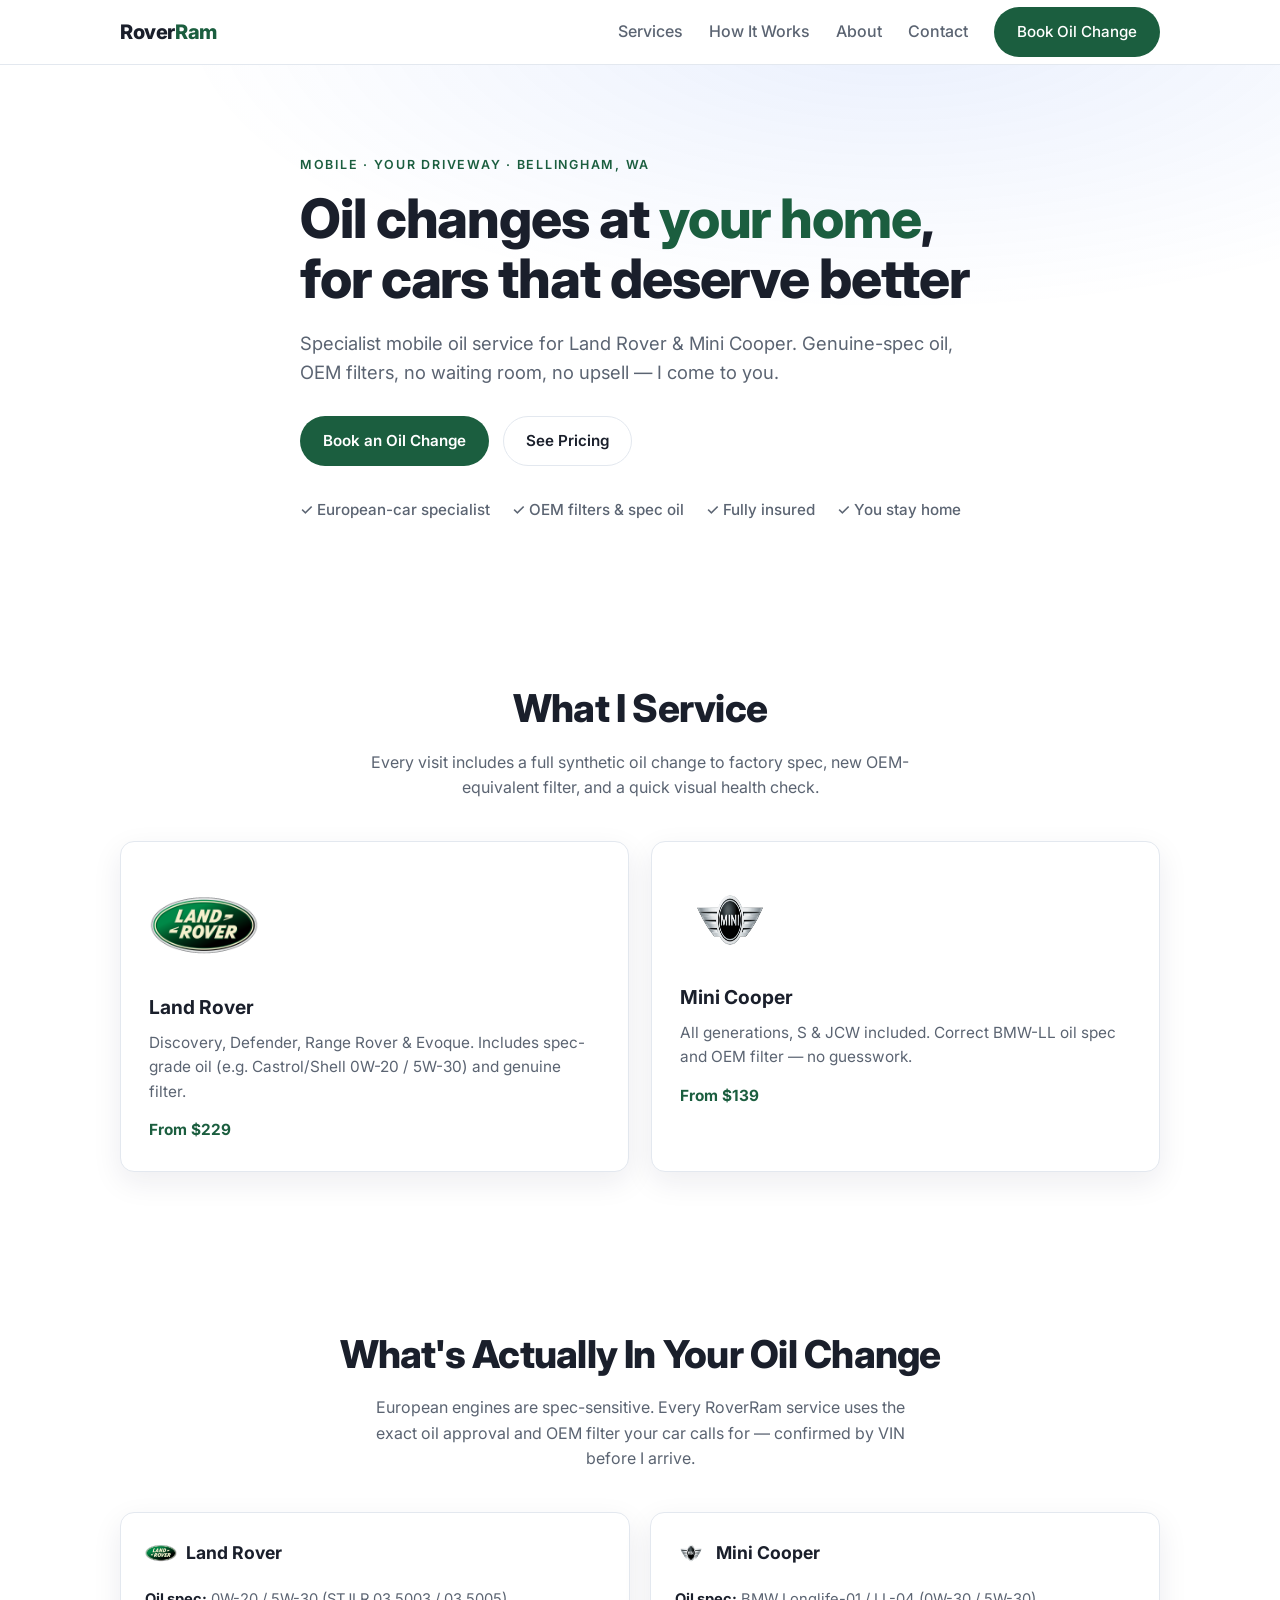
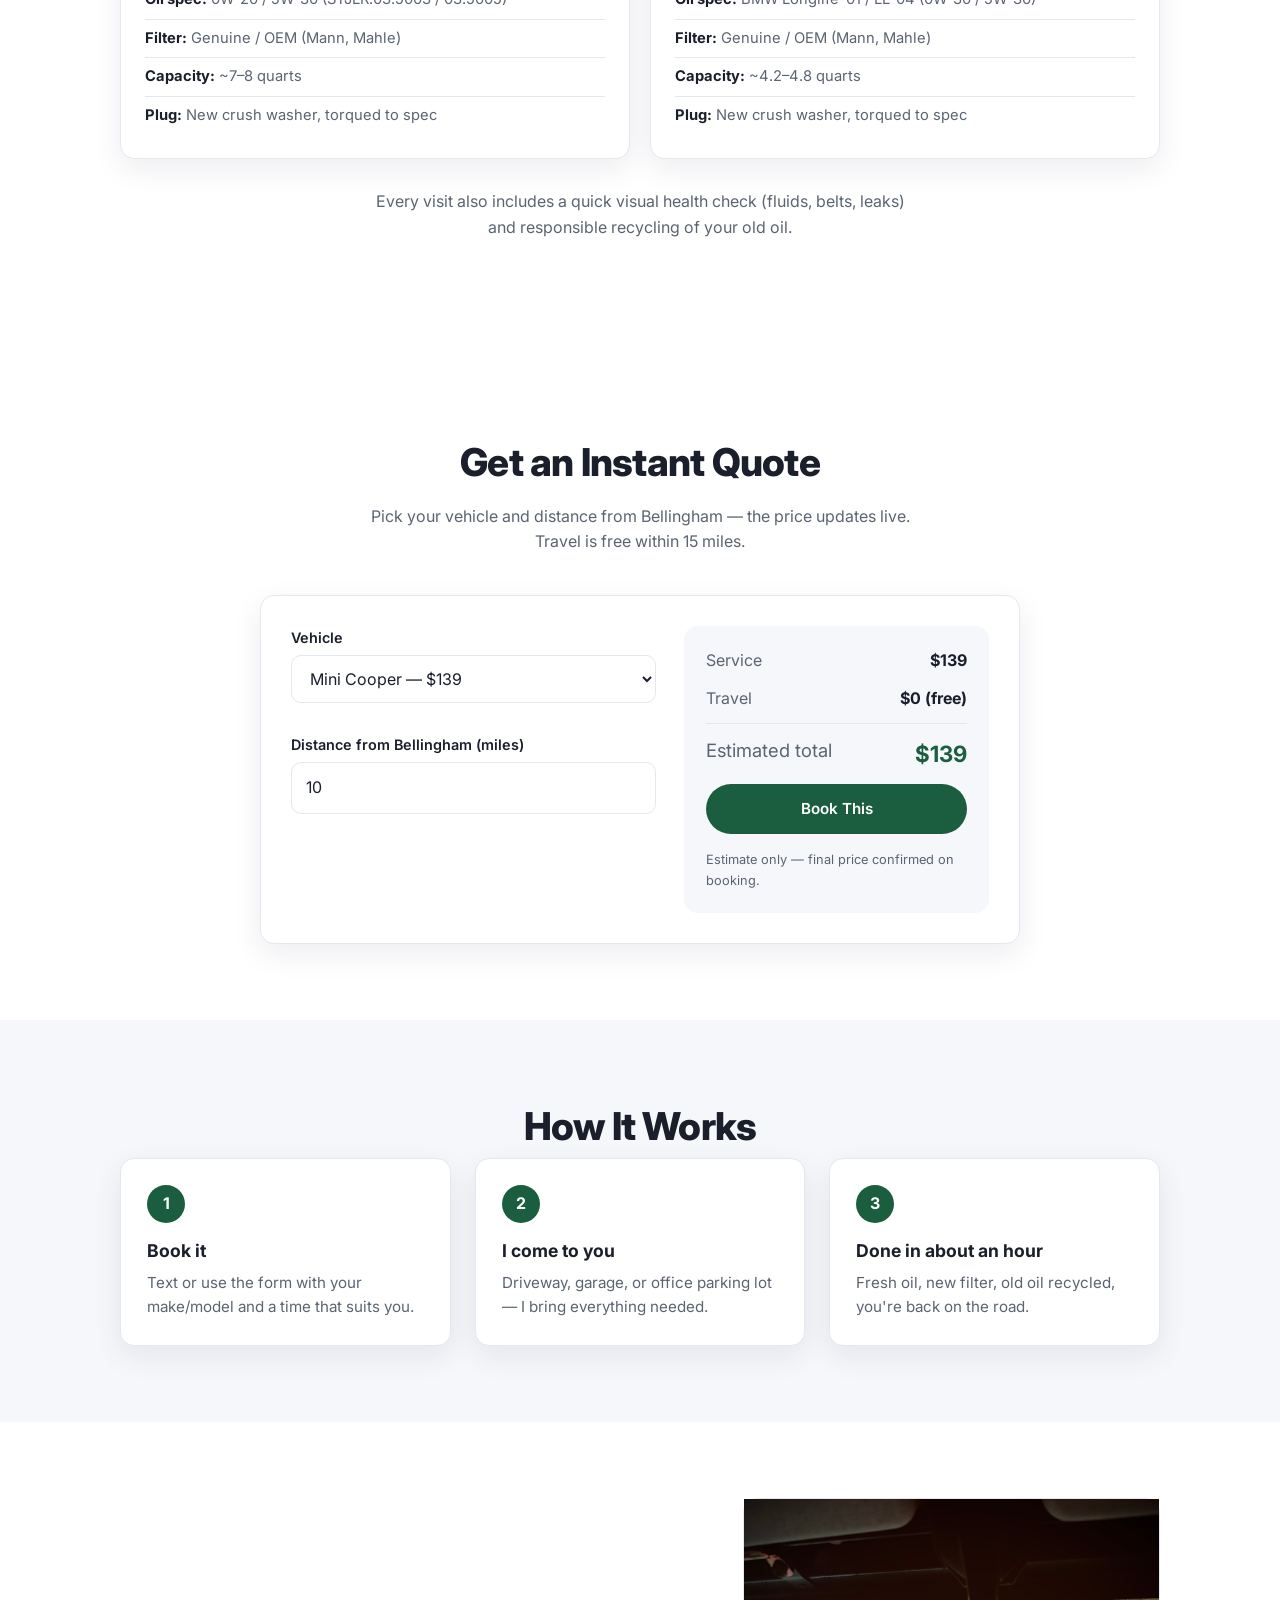
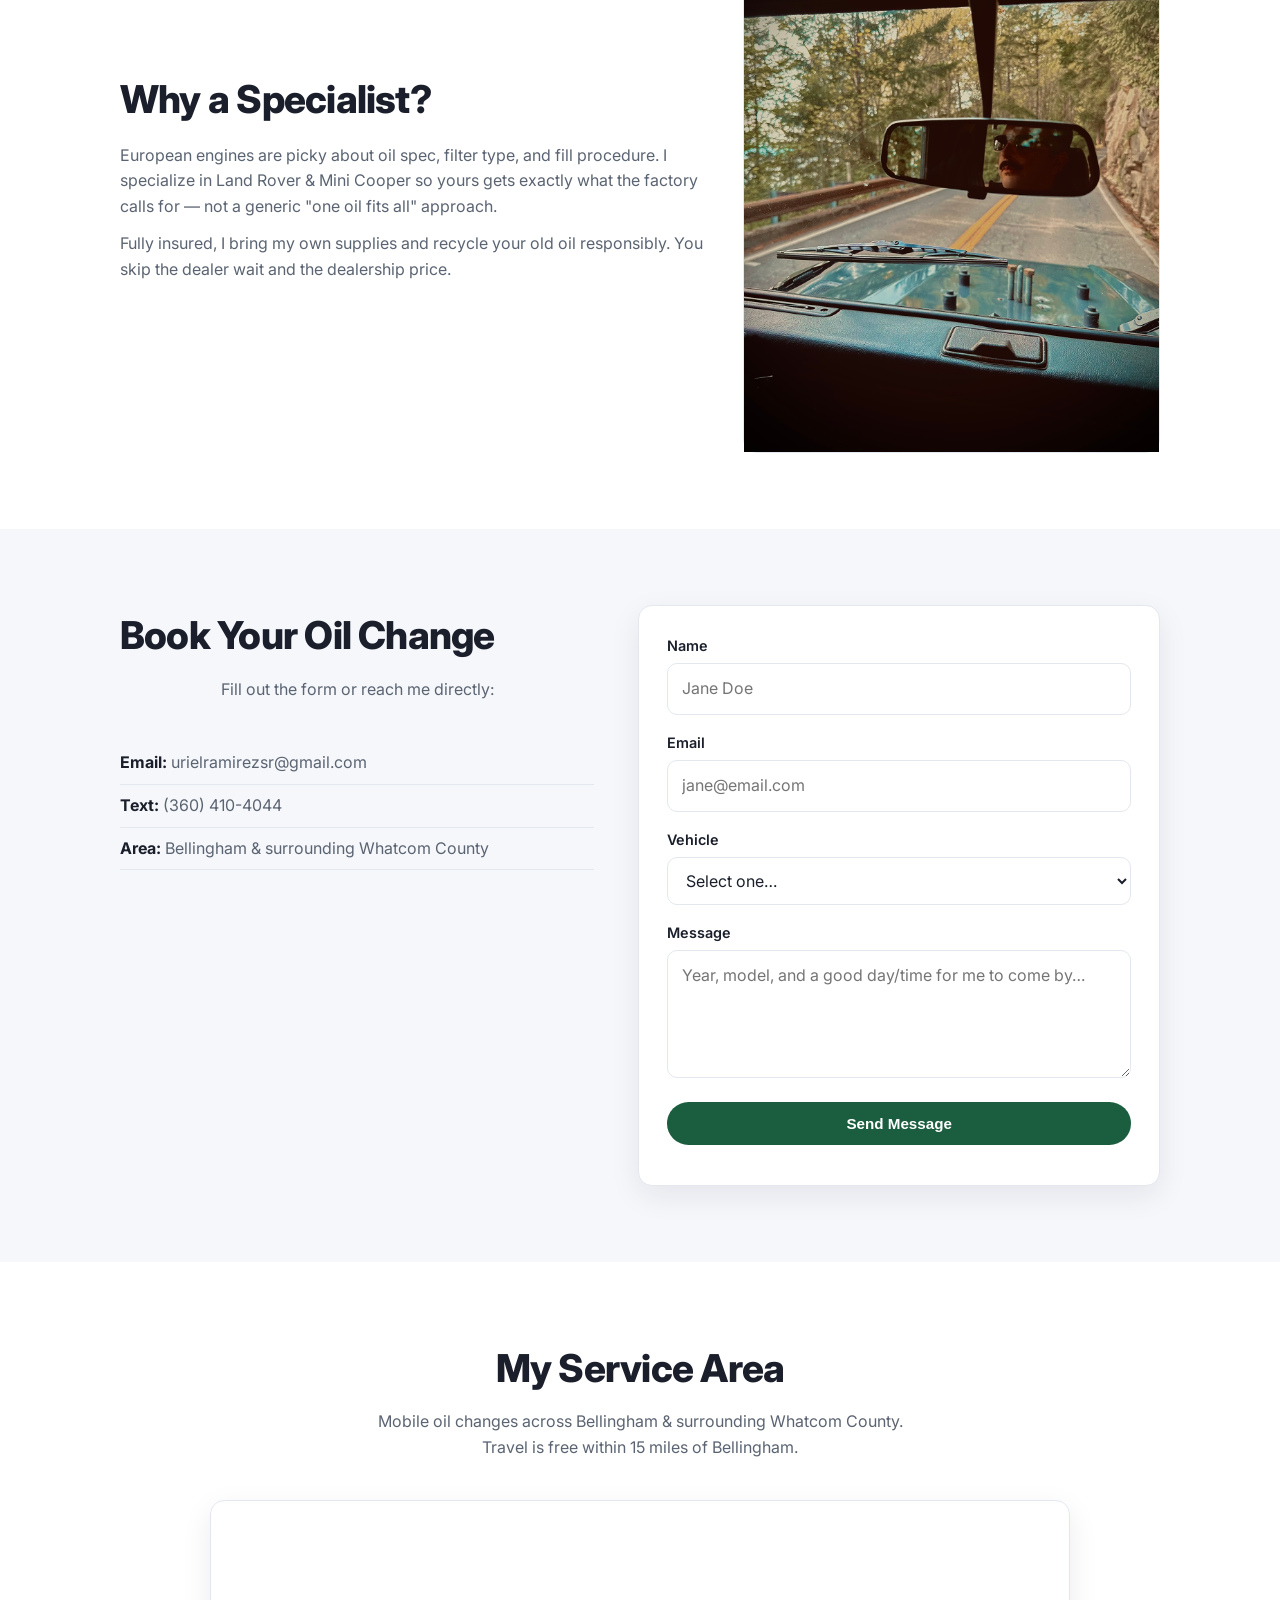
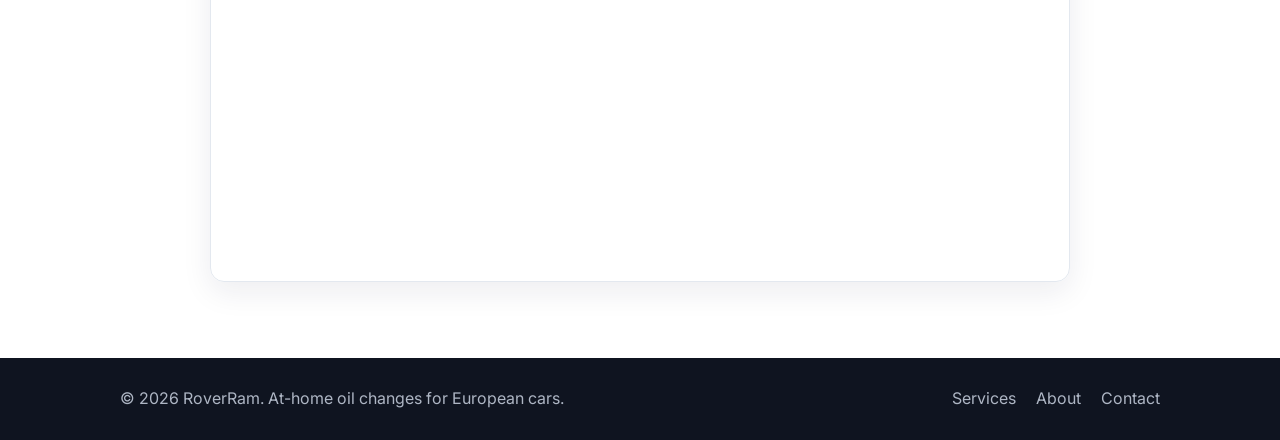
<file: index.html>
<!DOCTYPE html>
<html lang="en">
<head>
  <meta charset="UTF-8" />
  <meta name="viewport" content="width=device-width, initial-scale=1.0" />
  <title>RoverRam — At-Home Oil Changes for European Cars</title>
  <meta name="description" content="RoverRam: mobile oil changes at your home or office. Specialists in Land Rover & Mini Cooper. Genuine-spec oil, OEM filters, fully insured." />
  <link rel="preconnect" href="https://fonts.googleapis.com" />
  <link rel="preconnect" href="https://fonts.gstatic.com" crossorigin />
  <link href="https://fonts.googleapis.com/css2?family=Inter:wght@400;500;600;700;800&display=swap" rel="stylesheet" />
  <link rel="stylesheet" href="assets/css/styles.css" />
</head>
<body>
  <!-- ===== Header / Nav ===== -->
  <header class="site-header" id="top">
    <nav class="nav container">
      <a href="#top" class="brand">Rover<span>Ram</span></a>
      <button class="nav-toggle" aria-label="Toggle menu" aria-expanded="false">
        <span></span><span></span><span></span>
      </button>
      <ul class="nav-links">
        <li><a href="#services">Services</a></li>
        <li><a href="#how">How It Works</a></li>
        <li><a href="#about">About</a></li>
        <li><a href="#contact">Contact</a></li>
        <li><a href="#contact" class="btn btn-primary nav-cta">Book Oil Change</a></li>
      </ul>
    </nav>
  </header>

  <!-- ===== Hero ===== -->
  <section class="hero">
    <div class="container hero-inner">
      <p class="eyebrow">Mobile · Your Driveway · Bellingham, WA</p>
      <h1>Oil changes at <span class="accent">your home</span>, for cars that deserve better</h1>
      <p class="lead">Specialist mobile oil service for Land Rover &amp; Mini Cooper. Genuine-spec oil, OEM filters, no waiting room, no upsell — I come to you.</p>
      <div class="hero-actions">
        <a href="#contact" class="btn btn-primary">Book an Oil Change</a>
        <a href="#services" class="btn btn-ghost">See Pricing</a>
      </div>
      <ul class="trust-row">
        <li>✓ European-car specialist</li>
        <li>✓ OEM filters &amp; spec oil</li>
        <li>✓ Fully insured</li>
        <li>✓ You stay home</li>
      </ul>
    </div>
  </section>

  <!-- ===== Services ===== -->
  <section id="services" class="section">
    <div class="container">
      <h2 class="section-title">What I Service</h2>
      <p class="section-sub">Every visit includes a full synthetic oil change to factory spec, new OEM-equivalent filter, and a quick visual health check.</p>
      <div class="cards">
        <article class="card">
          <div class="card-icon"><img src="assets/images/land-rover.png" width="110" height="110" alt="Land Rover logo" aria-hidden="true" /></div>
          <h3>Land Rover</h3>
          <p>Discovery, Defender, Range Rover &amp; Evoque. Includes spec-grade oil (e.g. Castrol/Shell 0W-20 / 5W-30) and genuine filter.</p>
          <p class="price">From $229</p>
        </article>
        <article class="card">
          <div class="card-icon"><img src="assets/images/mini-cooper.png" width="100" height="100" alt="Mini Cooper logo" aria-hidden="true" /></div>
          <h3>Mini Cooper</h3>
          <p>All generations, S &amp; JCW included. Correct BMW-LL oil spec and OEM filter — no guesswork.</p>
          <p class="price">From $139</p>
        </article>
      </div>
    </div>
  </section>

  <!-- ===== What's Included / Specs ===== -->
  <section id="specs" class="section">
    <div class="container">
      <h2 class="section-title">What's Actually In Your Oil Change</h2>
      <p class="section-sub">European engines are spec-sensitive. Every RoverRam service uses the exact oil approval and OEM filter your car calls for — confirmed by VIN before I arrive.</p>
      <div class="spec-grid">
        <div class="spec-card">
          <h3><img src="assets/images/land-rover.png" width="32" height="32" alt="Land Rover logo" class="spec-logo" /> Land Rover</h3>
          <ul>
            <li><strong>Oil spec:</strong> 0W-20 / 5W-30 (STJLR.03.5003 / 03.5005)</li>
            <li><strong>Filter:</strong> Genuine / OEM (Mann, Mahle)</li>
            <li><strong>Capacity:</strong> ~7–8 quarts</li>
            <li><strong>Plug:</strong> New crush washer, torqued to spec</li>
          </ul>
        </div>
        <div class="spec-card">
          <h3><img src="assets/images/mini-cooper.png" width="32" height="32" alt="Mini Cooper logo" class="spec-logo" /> Mini Cooper</h3>
          <ul>
            <li><strong>Oil spec:</strong> BMW Longlife-01 / LL-04 (0W-30 / 5W-30)</li>
            <li><strong>Filter:</strong> Genuine / OEM (Mann, Mahle)</li>
            <li><strong>Capacity:</strong> ~4.2–4.8 quarts</li>
            <li><strong>Plug:</strong> New crush washer, torqued to spec</li>
          </ul>
        </div>
      </div>
      <p class="section-sub" style="margin-top:30px">Every visit also includes a quick visual health check (fluids, belts, leaks) and responsible recycling of your old oil.</p>
    </div>
  </section>

  <!-- ===== Instant Quote ===== -->
  <section id="quote" class="section">
    <div class="container">
      <h2 class="section-title">Get an Instant Quote</h2>
      <p class="section-sub">Pick your vehicle and distance from Bellingham — the price updates live. Travel is free within 15 miles.</p>
      <div class="quote-box">
        <div class="quote-fields">
          <div class="field">
            <label for="qMake">Vehicle</label>
            <select id="qMake">
              <option value="mini">Mini Cooper — $139</option>
              <option value="landrover">Land Rover — $229</option>
            </select>
          </div>
          <div class="field">
            <label for="qMiles">Distance from Bellingham (miles)</label>
            <input type="number" id="qMiles" min="0" step="1" value="10" />
          </div>
        </div>
        <div class="quote-result">
          <div class="quote-line"><span>Service</span><span id="qService">$139</span></div>
          <div class="quote-line"><span>Travel</span><span id="qTravel">$0</span></div>
          <div class="quote-line quote-total"><span>Estimated total</span><span id="qTotal">$139</span></div>
          <a href="#contact" class="btn btn-primary full" id="qBook">Book This</a>
          <p class="quote-note">Estimate only — final price confirmed on booking.</p>
        </div>
      </div>
    </div>
  </section>

  <!-- ===== How It Works ===== -->
  <section id="how" class="section section-alt">
    <div class="container">
      <h2 class="section-title">How It Works</h2>
      <ol class="steps">
        <li><span class="step-num">1</span><h3>Book it</h3><p>Text or use the form with your make/model and a time that suits you.</p></li>
        <li><span class="step-num">2</span><h3>I come to you</h3><p>Driveway, garage, or office parking lot — I bring everything needed.</p></li>
        <li><span class="step-num">3</span><h3>Done in about an hour</h3><p>Fresh oil, new filter, old oil recycled, you're back on the road.</p></li>
      </ol>
    </div>
  </section>

  <!-- ===== About ===== -->
  <section id="about" class="section">
    <div class="container about-inner">
      <div class="about-text">
        <h2 class="section-title left">Why a Specialist?</h2>
        <p>European engines are picky about oil spec, filter type, and fill procedure. I specialize in Land Rover &amp; Mini Cooper so yours gets exactly what the factory calls for — not a generic "one oil fits all" approach.</p>
        <p>Fully insured, I bring my own supplies and recycle your old oil responsibly. You skip the dealer wait and the dealership price.</p>
      </div>
      <div class="about-photo"><img src="assets/images/about-photo.jpg" alt="RoverRam — mobile European car specialist" /></div>
    </div>
  </section>

  <!-- ===== Contact ===== -->
  <section id="contact" class="section section-alt">
    <div class="container contact-inner">
      <div class="contact-info">
        <h2 class="section-title left">Book Your Oil Change</h2>
        <p class="section-sub">Fill out the form or reach me directly:</p>
        <ul class="contact-list">
          <li><strong>Email:</strong> urielramirezsr@gmail.com</li>
          <li><strong>Text:</strong> (360) 410-4044</li>
          <li><strong>Area:</strong> Bellingham &amp; surrounding Whatcom County</li>
        </ul>
      </div>

      <form class="contact-form" id="contactForm" name="contact" method="POST" action="/success.html" data-netlify="true" netlify-honeypot="bot-field" novalidate>
        <input type="hidden" name="form-name" value="contact" />
        <!-- Honeypot: hidden spam trap (Netlify bot-field). Humans never see/fill it. -->
        <div class="field hp" aria-hidden="true">
          <label for="bot-field">Leave this blank</label>
          <input type="text" id="bot-field" name="bot-field" tabindex="-1" autocomplete="off" />
        </div>
        <div class="field">
          <label for="name">Name</label>
          <input type="text" id="name" name="name" required placeholder="Jane Doe" />
        </div>
        <div class="field">
          <label for="email">Email</label>
          <input type="email" id="email" name="email" required placeholder="jane@email.com" />
        </div>
        <div class="field">
          <label for="service">Vehicle</label>
          <select id="service" name="service">
            <option value="">Select one…</option>
            <option>Land Rover</option>
            <option>Mini Cooper</option>
            <option>Not sure / Other</option>
          </select>
        </div>
        <div class="field">
          <label for="message">Message</label>
          <textarea id="message" name="message" rows="4" required placeholder="Year, model, and a good day/time for me to come by…"></textarea>
        </div>
        <button type="submit" class="btn btn-primary full">Send Message</button>
        <p class="form-status" id="formStatus" role="status"></p>
      </form>
    </div>
  </section>

  <!-- ===== Service Area Map ===== -->
  <section class="section">
    <div class="container">
      <h2 class="section-title">My Service Area</h2>
      <p class="section-sub">Mobile oil changes across Bellingham &amp; surrounding Whatcom County. Travel is free within 15 miles of Bellingham.</p>
      <div class="map-wrap">
        <iframe
          title="RoverRam service area — Bellingham, WA"
          src="https://www.google.com/maps?q=Bellingham,+WA&z=10&output=embed"
          loading="lazy"
          referrerpolicy="no-referrer-when-downgrade"
          allowfullscreen>
        </iframe>
      </div>
    </div>
  </section>

  <!-- ===== Footer ===== -->
  <footer class="site-footer">
    <div class="container footer-inner">
      <p>© <span id="year"></span> RoverRam. At-home oil changes for European cars.</p>
      <ul class="footer-links">
        <li><a href="#services">Services</a></li>
        <li><a href="#about">About</a></li>
        <li><a href="#contact">Contact</a></li>
      </ul>
    </div>
  </footer>

  <script src="assets/js/main.js"></script>
</body>
</html>
</file>
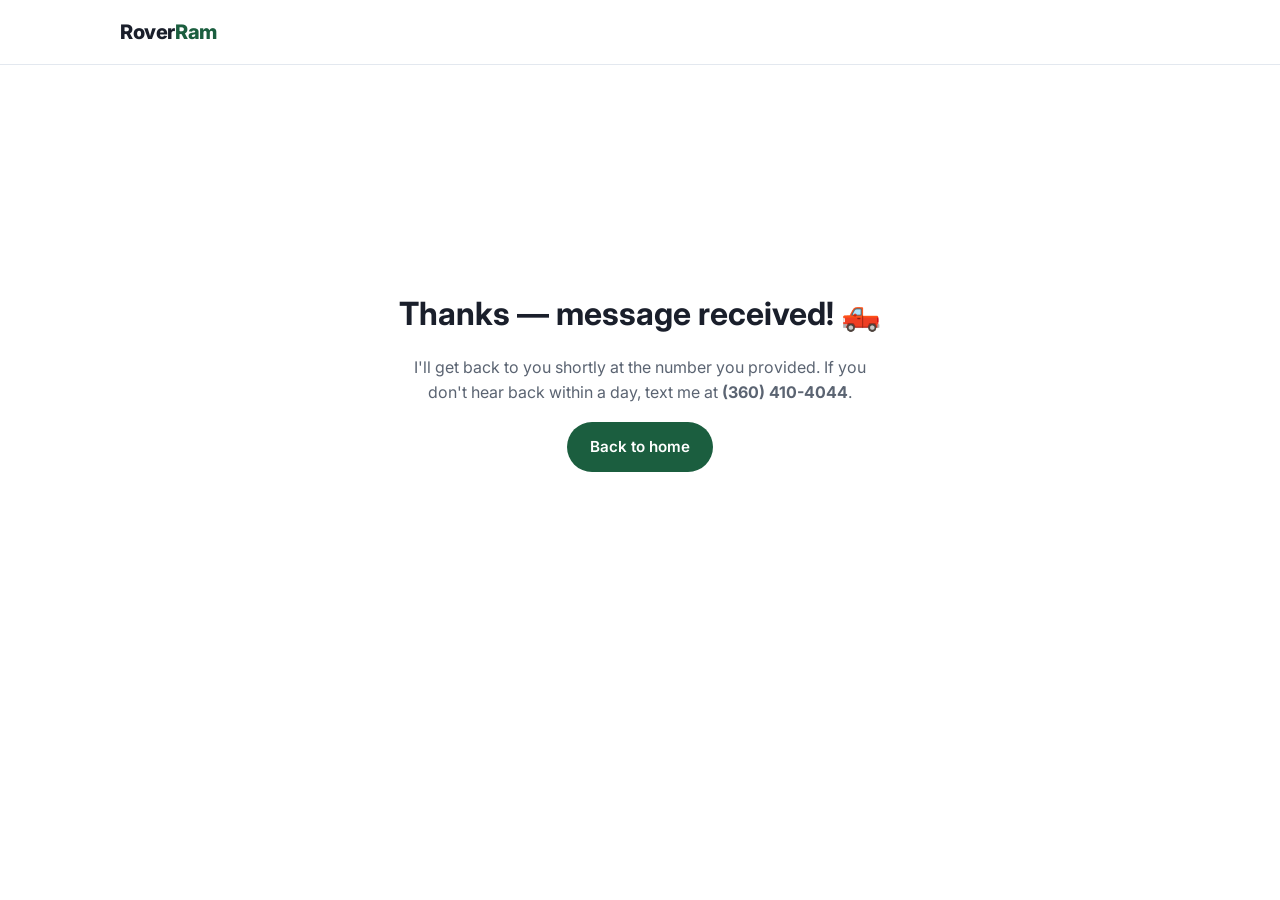
<file: success.html>
<!DOCTYPE html>
<html lang="en">
<head>
  <meta charset="UTF-8" />
  <meta name="viewport" content="width=device-width, initial-scale=1.0" />
  <title>Thanks — RoverRam</title>
  <link href="https://fonts.googleapis.com/css2?family=Inter:wght@400;600;800&display=swap" rel="stylesheet" />
  <link rel="stylesheet" href="assets/css/styles.css" />
  <style>
    .thanks { min-height: 70vh; display: flex; flex-direction: column; align-items: center; justify-content: center; text-align: center; gap: 16px; padding: 40px 20px; }
    .thanks h1 { font-size: 2rem; }
    .thanks p { color: var(--muted); max-width: 460px; }
  </style>
</head>
<body>
  <header class="site-header"><nav class="nav container"><a href="/#top" class="brand">Rover<span>Ram</span></a></nav></header>
  <main class="thanks container">
    <h1>Thanks — message received! 🛻</h1>
    <p>I'll get back to you shortly at the number you provided. If you don't hear back within a day, text me at <strong>(360) 410-4044</strong>.</p>
    <a href="/" class="btn btn-primary">Back to home</a>
  </main>
</body>
</html>
</file>
<file: assets/css/styles.css>
/* =========================================================
   Config — change these to rebrand the whole site at once
   ========================================================= */
:root {
  --bg: #ffffff;
  --bg-alt: #f5f7fa;
  --text: #1a1f2b;
  --muted: #5b6472;
  --accent: #1b5e3f;        /* British racing green — primary brand color */
  --accent-dark: #14432d;
  --border: #e3e8ef;
  --radius: 14px;
  --shadow: 0 10px 30px rgba(20, 30, 60, 0.08);
  --maxw: 1080px;
}

/* ===================== Base ===================== */
* { box-sizing: border-box; margin: 0; padding: 0; }
html { scroll-behavior: smooth; }
body {
  font-family: 'Inter', system-ui, -apple-system, Segoe UI, Roboto, sans-serif;
  color: var(--text);
  background: var(--bg);
  line-height: 1.6;
  -webkit-font-smoothing: antialiased;
}
.container { width: 100%; max-width: var(--maxw); margin: 0 auto; padding: 0 20px; }
a { color: inherit; text-decoration: none; }
img { max-width: 100%; display: block; }

/* Honeypot — visually hidden, traps spam bots */
.field.hp { position: absolute; left: -9999px; width: 1px; height: 1px; overflow: hidden; }
.btn {
  display: inline-block;
  padding: 12px 22px;
  border-radius: 999px;
  font-weight: 600;
  font-size: 0.95rem;
  cursor: pointer;
  border: 1px solid transparent;
  transition: transform .15s ease, background .15s ease, box-shadow .15s ease;
}
.btn:hover { transform: translateY(-1px); }
.btn-primary { background: var(--accent); color: #fff; }
.btn-primary:hover { background: var(--accent-dark); }
.btn-ghost { background: transparent; border-color: var(--border); color: var(--text); }
.btn-ghost:hover { border-color: var(--accent); color: var(--accent); }
.btn.full { width: 100%; text-align: center; }

/* ===================== Header / Nav ===================== */
.site-header {
  position: sticky; top: 0; z-index: 50;
  background: rgba(255,255,255,0.85);
  backdrop-filter: blur(10px);
  border-bottom: 1px solid var(--border);
}
.nav { display: flex; align-items: center; justify-content: space-between; height: 64px; }
.brand { font-weight: 800; font-size: 1.25rem; letter-spacing: -0.02em; }
.brand span { color: var(--accent); }
.nav-links { display: flex; align-items: center; gap: 26px; list-style: none; }
.nav-links a { font-weight: 500; color: var(--muted); }
.nav-links a:hover { color: var(--text); }
.nav-cta { color: #fff !important; }
.nav-toggle { display: none; flex-direction: column; gap: 5px; background: none; border: 0; cursor: pointer; padding: 8px; }
.nav-toggle span { width: 24px; height: 2px; background: var(--text); border-radius: 2px; transition: .2s; }

/* ===================== Hero ===================== */
.hero {
  padding: 90px 0 80px;
  background: radial-gradient(1200px 500px at 70% -10%, rgba(37,99,235,0.10), transparent 60%), var(--bg);
}
.hero-inner { max-width: 720px; }
.eyebrow { text-transform: uppercase; letter-spacing: .14em; font-size: .78rem; font-weight: 600; color: var(--accent); margin-bottom: 14px; }
.hero h1 { font-size: clamp(2.1rem, 5vw, 3.4rem); line-height: 1.1; letter-spacing: -0.02em; font-weight: 800; }
.hero h1 .accent { color: var(--accent); }
.lead { font-size: 1.15rem; color: var(--muted); margin: 20px 0 28px; }
.hero-actions { display: flex; gap: 14px; flex-wrap: wrap; }
.trust-row { display: flex; gap: 22px; flex-wrap: wrap; list-style: none; margin-top: 32px; color: var(--muted); font-weight: 500; font-size: .95rem; }

/* ===================== Sections ===================== */
.section { padding: 76px 0; }
.section-alt { background: var(--bg-alt); }
.section-title { font-size: clamp(1.7rem, 3.5vw, 2.4rem); font-weight: 800; letter-spacing: -0.02em; text-align: center; }
.section-title.left { text-align: left; }
.section-sub { text-align: center; color: var(--muted); margin: 10px auto 40px; max-width: 560px; }

/* ===================== Cards ===================== */
.cards { display: grid; grid-template-columns: repeat(auto-fit, minmax(250px, 1fr)); gap: 22px; }
.card {
  background: var(--bg); border: 1px solid var(--border); border-radius: var(--radius);
  padding: 28px; box-shadow: var(--shadow); transition: transform .15s ease;
}
.card:hover { transform: translateY(-4px); }
.card-icon { font-size: 1.8rem; margin-bottom: 12px; }
.card h3 { font-size: 1.2rem; margin-bottom: 8px; }
.card p { color: var(--muted); font-size: .96rem; }
.card .price { margin-top: 14px; font-weight: 700; color: var(--accent); }

/* ===================== Specs ===================== */
.spec-grid { display: grid; grid-template-columns: repeat(auto-fit, minmax(240px, 1fr)); gap: 20px; }
.spec-card { background: var(--bg); border: 1px solid var(--border); border-radius: var(--radius); padding: 24px; box-shadow: var(--shadow); }
.spec-card h3 { font-size: 1.1rem; margin-bottom: 12px; display: flex; align-items: center; gap: 9px; }
.spec-card h3 .spec-logo { flex-shrink: 0; }
.spec-card ul { list-style: none; }
.spec-card li { padding: 7px 0; border-bottom: 1px solid var(--border); font-size: .92rem; color: var(--muted); }
.spec-card li:last-child { border-bottom: 0; }
.spec-card strong { color: var(--text); }

/* ===================== Quote ===================== */
.quote-box {
  display: grid; grid-template-columns: 1.2fr 1fr; gap: 28px;
  max-width: 760px; margin: 0 auto;
  background: var(--bg); border: 1px solid var(--border); border-radius: var(--radius);
  padding: 30px; box-shadow: var(--shadow);
}
.quote-fields { display: flex; flex-direction: column; gap: 14px; }
.field-check { display: flex; align-items: center; gap: 10px; }
.field-check input { width: auto; }
.field-check label { margin: 0; font-weight: 500; }
.quote-result { background: var(--bg-alt); border-radius: var(--radius); padding: 22px; display: flex; flex-direction: column; gap: 12px; }
.quote-line { display: flex; justify-content: space-between; font-size: 1rem; color: var(--muted); }
.quote-line span:last-child { font-weight: 700; color: var(--text); }
.quote-total { border-top: 1px solid var(--border); padding-top: 12px; font-size: 1.15rem; }
.quote-total span:last-child { color: var(--accent); font-size: 1.4rem; }
.quote-note { font-size: .8rem; color: var(--muted); margin-top: 4px; }

/* ===================== Map ===================== */
.map-wrap { max-width: 860px; margin: 0 auto; border-radius: var(--radius); overflow: hidden; box-shadow: var(--shadow); border: 1px solid var(--border); }
.map-wrap iframe { display: block; width: 100%; height: 380px; border: 0; }
.steps { list-style: none; display: grid; grid-template-columns: repeat(auto-fit, minmax(220px, 1fr)); gap: 24px; counter-reset: step; }
.steps li { background: var(--bg); border: 1px solid var(--border); border-radius: var(--radius); padding: 26px; box-shadow: var(--shadow); }
.step-num { display: inline-flex; align-items: center; justify-content: center; width: 38px; height: 38px; border-radius: 50%; background: var(--accent); color: #fff; font-weight: 700; margin-bottom: 14px; }
.steps h3 { font-size: 1.1rem; margin-bottom: 6px; }
.steps p { color: var(--muted); font-size: .95rem; }

/* ===================== About ===================== */
.about-inner { display: grid; grid-template-columns: 1.4fr 1fr; gap: 40px; align-items: center; }
.about-text p { color: var(--muted); margin-top: 12px; }
.about-photo { aspect-ratio: 4/3; border-radius: var(--radius); background: linear-gradient(135deg, #cdd7ea, #eef2f8); border: 1px solid var(--border); display: flex; align-items: center; justify-content: center; color: var(--muted); font-weight: 600; }

/* ===================== Contact ===================== */
.contact-inner { display: grid; grid-template-columns: 1fr 1.1fr; gap: 44px; align-items: start; }
.contact-list { list-style: none; margin-top: 18px; }
.contact-list li { padding: 8px 0; border-bottom: 1px solid var(--border); color: var(--muted); }
.contact-list strong { color: var(--text); }
.contact-form { background: var(--bg); border: 1px solid var(--border); border-radius: var(--radius); padding: 28px; box-shadow: var(--shadow); }
.field { margin-bottom: 16px; }
.field label { display: block; font-weight: 600; font-size: .9rem; margin-bottom: 6px; }
.field input, .field select, .field textarea {
  width: 100%; padding: 12px 14px; border: 1px solid var(--border); border-radius: 10px;
  font: inherit; color: var(--text); background: #fff; transition: border-color .15s ease, box-shadow .15s ease;
}
.field input:focus, .field select:focus, .field textarea:focus { outline: none; border-color: var(--accent); box-shadow: 0 0 0 3px rgba(37,99,235,0.15); }
.form-status { margin-top: 12px; font-size: .9rem; font-weight: 600; }
.form-status.ok { color: #15803d; }
.form-status.err { color: #b91c1c; }

/* ===================== Footer ===================== */
.site-footer { background: #0f1420; color: #aeb6c4; padding: 28px 0; }
.footer-inner { display: flex; justify-content: space-between; align-items: center; flex-wrap: wrap; gap: 12px; }
.footer-links { list-style: none; display: flex; gap: 20px; }
.footer-links a:hover { color: #fff; }

/* ===================== Responsive ===================== */
@media (max-width: 820px) {
  .nav-toggle { display: flex; }
  .nav-links {
    position: absolute; top: 64px; left: 0; right: 0;
    background: #fff; flex-direction: column; align-items: stretch; gap: 0;
    border-bottom: 1px solid var(--border); padding: 10px 20px 20px;
    transform: translateY(-120%); transition: transform .25s ease; box-shadow: var(--shadow);
  }
  .nav-links.open { transform: translateY(0); }
  .nav-links li { padding: 10px 0; }
  .nav-cta { text-align: center; }
  .quote-box { grid-template-columns: 1fr; }
  .about-photo { order: -1; }
}
</file>
